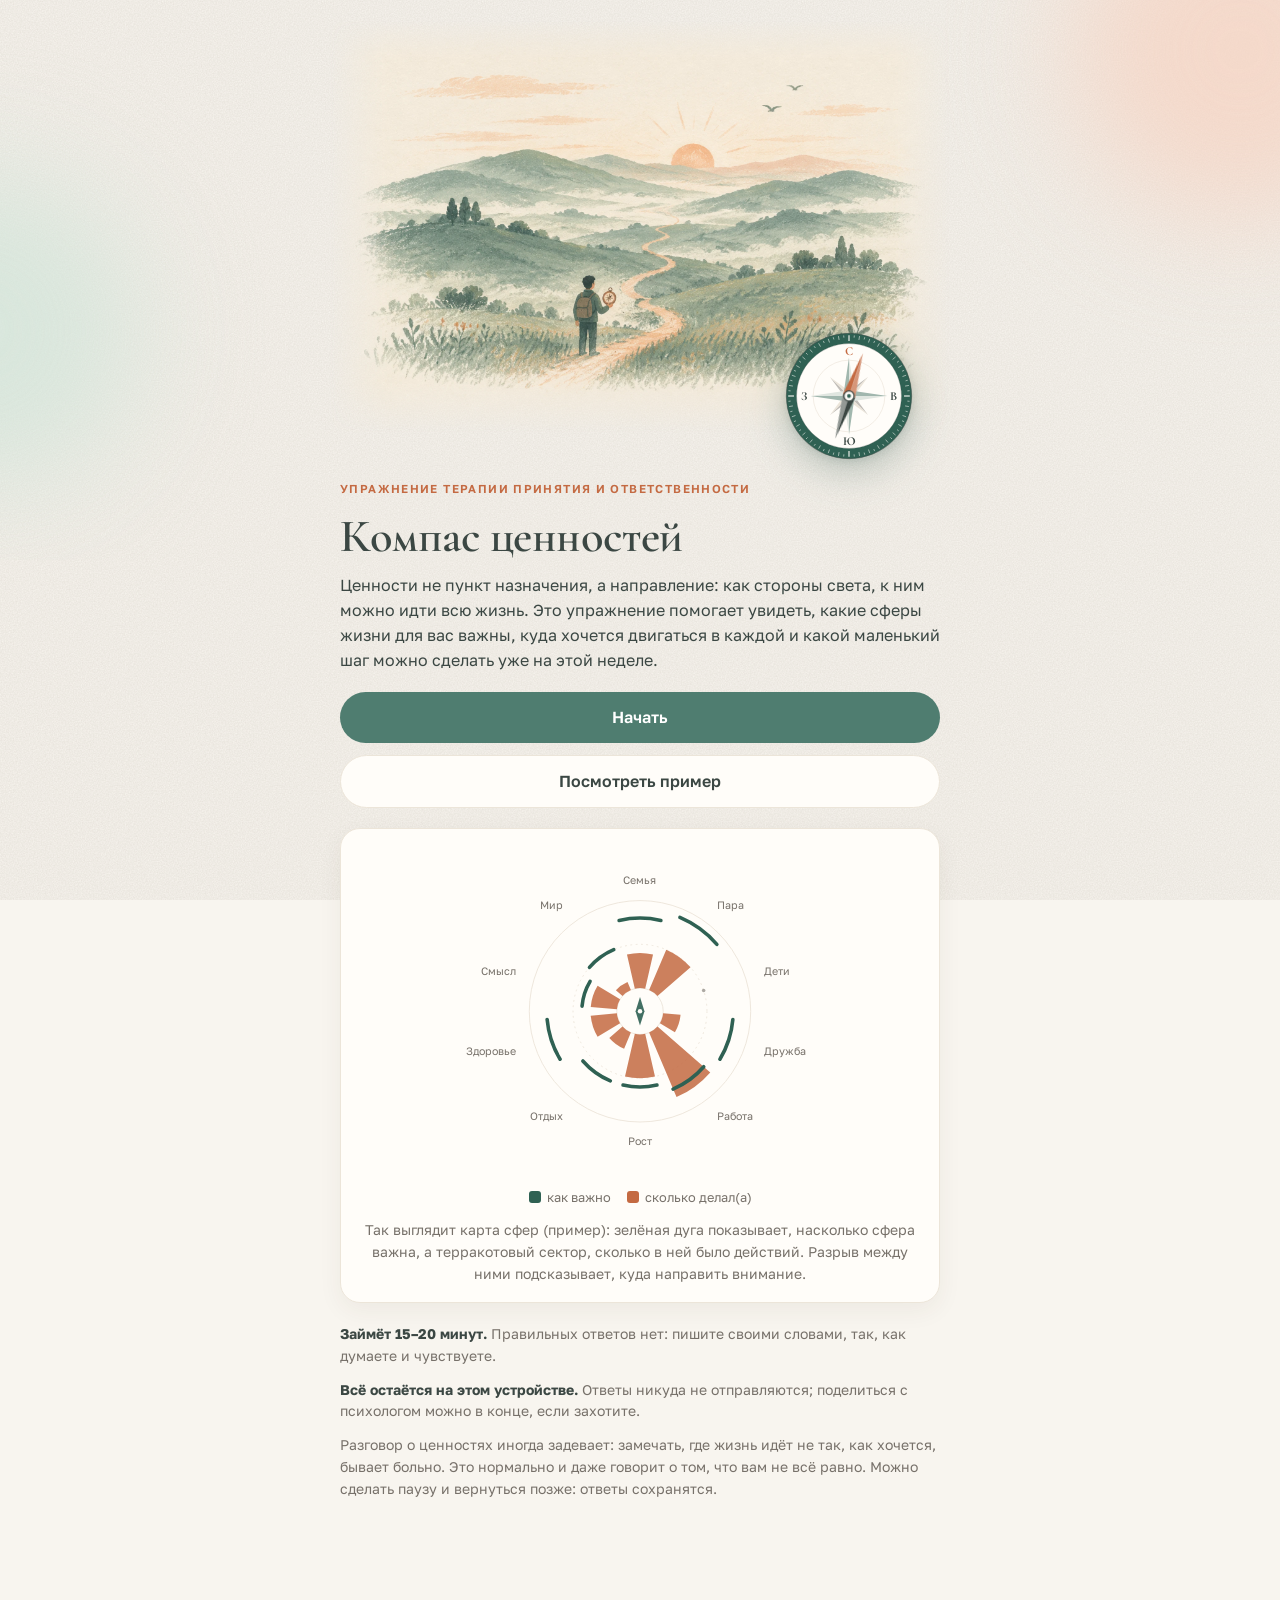
<file: index.html>
<!doctype html>
<html lang="ru">
<head>
<meta charset="utf-8">
<meta name="viewport" content="width=device-width,initial-scale=1,viewport-fit=cover">
<title>Компас ценностей: упражнение на ценности</title>
<meta name="description" content="Упражнение терапии принятия и ответственности: отметьте сферы жизни, сформулируйте свои ценности и спланируйте маленький шаг на неделю. Ответы остаются на вашем устройстве.">
<meta name="theme-color" content="#F8F5EF" media="(prefers-color-scheme: light)">
<meta name="theme-color" content="#161C1A" media="(prefers-color-scheme: dark)">
<meta name="referrer" content="no-referrer">
<meta property="og:type" content="website">
<meta property="og:title" content="Компас ценностей">
<meta property="og:description" content="Упражнение на ценности: что для вас важно, куда хочется двигаться и какой маленький шаг сделать на этой неделе.">
<meta property="og:locale" content="ru_RU">
<link rel="icon" href="favicon.svg" type="image/svg+xml">
<link rel="preload" href="fonts/golos-text-cyrillic-wght-normal.woff2" as="font" type="font/woff2" crossorigin>
<link rel="preload" href="fonts/cormorant-garamond-cyrillic-wght-normal.woff2" as="font" type="font/woff2" crossorigin>
<link rel="stylesheet" href="css/style.css?v=8">
</head>
<body>
<div class="blobs" aria-hidden="true"></div>
<main class="wrap" id="app"></main>
<div class="nav" id="nav" hidden><div class="in"><button class="btn ghost" id="back">Назад</button><span class="small muted" id="navinfo" aria-live="polite"></span><button class="btn" id="next">Дальше</button></div></div>
<div class="toast" id="toast" role="status" hidden></div>
<script src="js/vendor/lz-string.min.js"></script>
<script src="js/config.js?v=8"></script>
<script src="js/app.js?v=8"></script>
<script src="js/share.js?v=8"></script>
<script src="js/png.js?v=8"></script>
</body>
</html>
</file>
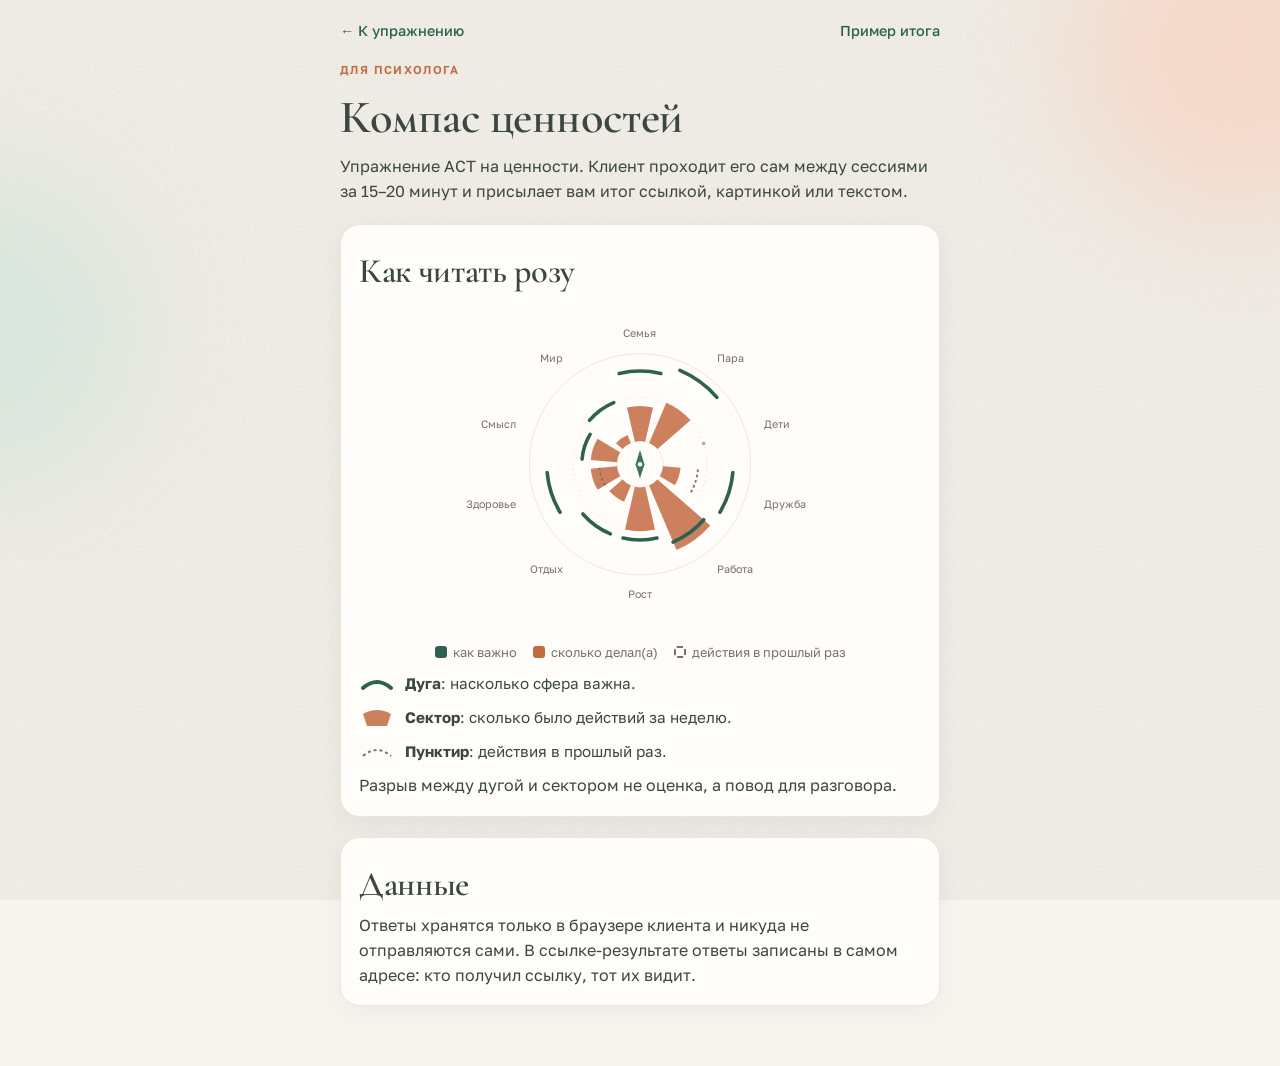
<file: psychologist.html>
<!doctype html>
<html lang="ru">
<head>
<meta charset="utf-8">
<meta name="viewport" content="width=device-width,initial-scale=1,viewport-fit=cover">
<title>Для психолога · Компас ценностей</title>
<meta name="description" content="Коротко для психолога: как прочитать розу сфер в упражнении «Компас ценностей» и что происходит с данными.">
<meta name="theme-color" content="#F8F5EF" media="(prefers-color-scheme: light)">
<meta name="theme-color" content="#161C1A" media="(prefers-color-scheme: dark)">
<meta name="referrer" content="no-referrer">
<meta property="og:type" content="article">
<meta property="og:title" content="Компас ценностей для психолога">
<meta property="og:description" content="Упражнение ACT на ценности для самостоятельной работы клиента между сессиями.">
<meta property="og:locale" content="ru_RU">
<link rel="icon" href="favicon.svg" type="image/svg+xml">
<link rel="preload" href="fonts/golos-text-cyrillic-wght-normal.woff2" as="font" type="font/woff2" crossorigin>
<link rel="preload" href="fonts/cormorant-garamond-cyrillic-wght-normal.woff2" as="font" type="font/woff2" crossorigin>
<link rel="stylesheet" href="css/style.css?v=8">
</head>
<body>
<div class="blobs" aria-hidden="true"></div>
<main class="wrap doc" style="padding-bottom:60px">
  <div class="topbar"><a href="./">← К упражнению</a><a href="./#example">Пример итога</a></div>

  <div class="stack">
    <span class="eyebrow">Для психолога</span>
    <h1>Компас ценностей</h1>
    <p>Упражнение ACT на ценности. Клиент проходит его сам между сессиями за 15–20 минут и присылает вам итог ссылкой, картинкой или текстом.</p>
  </div>

  <section class="card">
    <h2>Как читать розу</h2>
    <div class="mini-rose" id="rose"></div>
    <div class="legend-list">
      <div><svg viewBox="0 0 36 20" aria-hidden="true"><path d="M4 14 Q18 2 32 14" fill="none" stroke="var(--accent)" stroke-width="4" stroke-linecap="round"/></svg><span><b>Дуга</b>: насколько сфера важна.</span></div>
      <div><svg viewBox="0 0 36 20" aria-hidden="true"><path d="M8 18 L4 6 Q18 -2 32 6 L28 18Z" fill="var(--warm)" opacity=".85"/></svg><span><b>Сектор</b>: сколько было действий за неделю.</span></div>
      <div><svg viewBox="0 0 36 20" aria-hidden="true"><path d="M4 14 Q18 2 32 14" fill="none" stroke="var(--muted)" stroke-width="2" stroke-dasharray="3 3"/></svg><span><b>Пунктир</b>: действия в прошлый раз.</span></div>
    </div>
    <p>Разрыв между дугой и сектором не оценка, а повод для разговора.</p>
  </section>

  <section class="card">
    <h2>Данные</h2>
    <p>Ответы хранятся только в браузере клиента и никуда не отправляются сами. В ссылке-результате ответы записаны в самом адресе: кто получил ссылку, тот их видит.</p>
  </section>
</main>
<script src="js/config.js?v=8"></script>
<script src="js/app.js?v=8"></script>
<script>
  /* роза-пример для объяснения */
  S=blank();S.ratings=exampleRatings();S.chosen=[];S.prev={friends:{act:4,skip:false},body:{act:2,skip:false}};VIEW=true;
  document.getElementById('rose').innerHTML=rose();
</script>
</body>
</html>
</file>
<file: css/style.css>
/* Компас ценностей — мягкий вариант A: бумага, шалфей, терракота */

@font-face{font-family:"Golos Text";font-style:normal;font-weight:400 900;font-display:swap;src:url(../fonts/golos-text-cyrillic-wght-normal.woff2) format("woff2");unicode-range:U+0301,U+0400-045F,U+0490-0491,U+04B0-04B1,U+2116}
@font-face{font-family:"Golos Text";font-style:normal;font-weight:400 900;font-display:swap;src:url(../fonts/golos-text-latin-wght-normal.woff2) format("woff2");unicode-range:U+0000-00FF,U+0131,U+0152-0153,U+02BB-02BC,U+02C6,U+02DA,U+02DC,U+0304,U+0308,U+0329,U+2000-206F,U+20AC,U+2122,U+2191,U+2193,U+2212,U+2215,U+FEFF,U+FFFD}
@font-face{font-family:"Cormorant Garamond";font-style:normal;font-weight:300 700;font-display:swap;src:url(../fonts/cormorant-garamond-cyrillic-wght-normal.woff2) format("woff2");unicode-range:U+0301,U+0400-045F,U+0490-0491,U+04B0-04B1,U+2116}
@font-face{font-family:"Cormorant Garamond";font-style:normal;font-weight:300 700;font-display:swap;src:url(../fonts/cormorant-garamond-latin-wght-normal.woff2) format("woff2");unicode-range:U+0000-00FF,U+0131,U+0152-0153,U+02BB-02BC,U+02C6,U+02DA,U+02DC,U+0304,U+0308,U+0329,U+2000-206F,U+20AC,U+2122,U+2191,U+2193,U+2212,U+2215,U+FEFF,U+FFFD}
@font-face{font-family:"Cormorant Garamond";font-style:italic;font-weight:300 700;font-display:swap;src:url(../fonts/cormorant-garamond-cyrillic-wght-italic.woff2) format("woff2");unicode-range:U+0301,U+0400-045F,U+0490-0491,U+04B0-04B1,U+2116}
@font-face{font-family:"Cormorant Garamond";font-style:italic;font-weight:300 700;font-display:swap;src:url(../fonts/cormorant-garamond-latin-wght-italic.woff2) format("woff2");unicode-range:U+0000-00FF,U+0131,U+0152-0153,U+02BB-02BC,U+02C6,U+02DA,U+02DC,U+0304,U+0308,U+0329,U+2000-206F,U+20AC,U+2122,U+2191,U+2193,U+2212,U+2215,U+FEFF,U+FFFD}

:root{
  --paper:#F8F5EF; --surface:#FFFDF9; --ink:#3B4743; --muted:#77716A; --line:#ECE5D9;
  --accent:#2F6153; --accent-soft:#E3EDE8; --btn:#4F7D70; --btn-ink:#FFFFFF;
  --warm:#C46A42; --warm-soft:#F7E6DC; --hint-bg:#F6EEE2; --hint-ink:#6E4E2E; --track:#EDE7DC;
  --blob1:#F6D3C2; --blob2:#D3E5DA; --danger:#B3412E;
  --shadow:0 8px 24px rgba(60,50,30,.06);
  --grain:.18;
  --f-display:"Cormorant Garamond",Georgia,"Times New Roman",serif;
  --f-body:"Golos Text",-apple-system,"Segoe UI",Roboto,Arial,sans-serif;
  --r:20px;
  color-scheme:light;
}
@media (prefers-color-scheme:dark){:root:not([data-theme="light"]){
  --paper:#161C1A; --surface:#1E2623; --ink:#E7E2D8; --muted:#A39C90; --line:#2E3834;
  --accent:#8FC2B0; --accent-soft:#23332D; --btn:#6FA391; --btn-ink:#10201A;
  --warm:#E39470; --warm-soft:#3A2A22; --hint-bg:#2B2620; --hint-ink:#EBCFAE; --track:#2E3834;
  --blob1:#5A3B2E; --blob2:#284036; --danger:#F08A76; --shadow:none; --grain:.10; color-scheme:dark}}
:root[data-theme="dark"]{
  --paper:#161C1A; --surface:#1E2623; --ink:#E7E2D8; --muted:#A39C90; --line:#2E3834;
  --accent:#8FC2B0; --accent-soft:#23332D; --btn:#6FA391; --btn-ink:#10201A;
  --warm:#E39470; --warm-soft:#3A2A22; --hint-bg:#2B2620; --hint-ink:#EBCFAE; --track:#2E3834;
  --blob1:#5A3B2E; --blob2:#284036; --danger:#F08A76; --shadow:none; --grain:.10; color-scheme:dark}

*{box-sizing:border-box}
[hidden]{display:none!important}
html{-webkit-text-size-adjust:100%}
body{background:var(--paper);color:var(--ink);font:16px/1.55 var(--f-body);margin:0;min-height:100vh;overflow-x:hidden;
  padding-left:max(18px,env(safe-area-inset-left,0px));padding-right:max(18px,env(safe-area-inset-right,0px))}
/* бумажная фактура и тёплые пятна */
body::before{content:"";position:fixed;inset:0;pointer-events:none;z-index:0;opacity:var(--grain);
  background:url("data:image/svg+xml,%3Csvg xmlns='http://www.w3.org/2000/svg' width='160' height='160'%3E%3Cfilter id='n'%3E%3CfeTurbulence type='fractalNoise' baseFrequency='.75' numOctaves='3'/%3E%3CfeColorMatrix values='0 0 0 0 .3 0 0 0 0 .25 0 0 0 0 .2 0 0 0 1 0'/%3E%3C/filter%3E%3Crect width='160' height='160' filter='url(%23n)'/%3E%3C/svg%3E")}
.blobs{position:absolute;left:0;right:0;top:0;height:560px;overflow:hidden;pointer-events:none;z-index:0}
.blobs::before,.blobs::after{content:"";position:absolute;border-radius:50%;filter:blur(60px)}
.blobs::before{width:340px;height:340px;background:var(--blob1);opacity:.75;top:-120px;right:-130px}
.blobs::after{width:320px;height:320px;background:var(--blob2);opacity:.8;top:170px;left:-180px}

.wrap{position:relative;z-index:1;max-width:600px;margin:0 auto;padding-block:20px 130px;display:flex;flex-direction:column;gap:20px}
h1,h2,h3{font-family:var(--f-display);font-weight:600;line-height:1.08;text-wrap:balance;margin:0;letter-spacing:-.01em}
h1{font-size:2.9rem}
h2{font-size:2.15rem}
h3{font-size:1.35rem}
p{margin:0}
a{color:var(--accent)}
.muted{color:var(--muted)}
.small{font-size:.875rem}
.eyebrow{font-size:.72rem;letter-spacing:.12em;text-transform:uppercase;color:var(--warm);font-weight:600}
.stack{display:flex;flex-direction:column;gap:12px}
.card{background:var(--surface);border:1px solid var(--line);border-radius:var(--r);padding:18px;box-shadow:var(--shadow)}
button{font:inherit;cursor:pointer;-webkit-tap-highlight-color:transparent}
:focus-visible{outline:2px solid var(--accent);outline-offset:2px}

/* прогресс */
.progress{display:flex;gap:4px;align-items:center}
.progress span{flex:1;height:3px;border-radius:2px;background:var(--line)}
.progress span.done{background:var(--accent)}
.progress span.now{background:var(--warm)}

/* кнопки */
.btn{border:0;border-radius:999px;padding:13px 22px;min-height:48px;font-weight:600;background:var(--btn);color:var(--btn-ink);display:inline-flex;align-items:center;justify-content:center;gap:8px;text-decoration:none}
.btn:disabled{opacity:.4;cursor:default}
.btn.ghost{background:var(--surface);color:var(--ink);border:1px solid var(--line)}
.btn.link{background:none;color:var(--accent);padding:6px 0;min-height:0;border-radius:0;font-weight:500}
.btn.danger{background:transparent;color:var(--danger);border:1px solid currentColor}
.btn.wide{width:100%}
.btn svg{width:18px;height:18px;flex:none}
.row{display:flex;gap:10px;flex-wrap:wrap;align-items:center}
.row.split>*{flex:1 1 0;min-width:0}

.nav{position:fixed;left:0;right:0;bottom:0;background:color-mix(in srgb,var(--surface) 92%,transparent);backdrop-filter:blur(10px);-webkit-backdrop-filter:blur(10px);border-top:1px solid var(--line);
  padding:10px max(18px,env(safe-area-inset-right,0px)) calc(10px + env(safe-area-inset-bottom,0px)) max(18px,env(safe-area-inset-left,0px));z-index:5}
.nav .in{max-width:600px;margin:0 auto;display:flex;justify-content:space-between;gap:10px;align-items:center}
.nav .btn{min-width:110px}
.nav #navinfo{text-align:center;flex:1}

/* заставка */
.hero{position:relative;height:260px;display:grid;place-items:center}
.hero .halo{position:absolute;width:236px;height:236px;border-radius:50%;background:color-mix(in srgb,var(--surface) 70%,transparent);box-shadow:0 20px 50px rgba(47,97,83,.12)}
.hero.art{height:auto;margin-inline:-10px;display:block}
/* компас — фирменный знак: лежит на краю иллюстрации */
.hero.art{position:relative;margin-bottom:28px}
.hero-compass{position:absolute;right:6%;bottom:-34px;width:clamp(92px,24vw,128px);aspect-ratio:1}
.hero-compass .compass{width:100%;height:100%}
/* иллюстрации нарисованы на кремовой бумаге: в светлой теме «впитываем» их в фон страницы */
/* края картинки мягко растворяются в бумаге страницы */
.soft-edges{-webkit-mask-image:linear-gradient(90deg,transparent,#000 9%,#000 91%,transparent),linear-gradient(transparent,#000 9%,#000 88%,transparent);
  -webkit-mask-composite:source-in;mask-image:linear-gradient(90deg,transparent,#000 9%,#000 91%,transparent),linear-gradient(transparent,#000 9%,#000 88%,transparent);mask-composite:intersect}
.hero.art img{display:block;width:100%;height:auto;mix-blend-mode:multiply}
@media (prefers-color-scheme:dark){:root:not([data-theme="light"]) .hero.art img{mix-blend-mode:normal;border-radius:var(--r);opacity:.92}}
:root[data-theme="dark"] .hero.art img{mix-blend-mode:normal;border-radius:var(--r);opacity:.92}
.hero.slim{height:110px}
.hero.slim .halo{width:96px;height:96px}
.compass{position:relative;width:200px;height:200px;filter:drop-shadow(0 10px 22px rgba(47,97,83,.28)) drop-shadow(0 2px 4px rgba(30,40,35,.15))}
.hero.slim .compass{width:80px;height:80px}
@media (prefers-reduced-motion:no-preference){.compass .needle{transform-origin:100px 100px;animation:seek 2.4s cubic-bezier(.3,1.6,.5,1) both}
 @keyframes seek{0%{transform:rotate(-70deg)}60%{transform:rotate(14deg)}100%{transform:rotate(18deg)}}}
.compass .needle{transform:rotate(18deg);transform-origin:100px 100px}

/* роза */
.rose{width:100%;max-width:400px;margin:0 auto;display:block}
.rose text{font:12px var(--f-body);fill:var(--muted)}
.rose .lbl-on{fill:var(--ink);font-weight:600}
.legend{display:flex;gap:6px 16px;flex-wrap:wrap;justify-content:center;font-size:.8rem;color:var(--muted)}
.legend i{display:inline-block;width:12px;height:12px;border-radius:3px;vertical-align:-1px;margin-right:6px}

/* сферы и ползунки */
.sphere{display:flex;flex-direction:column;gap:10px}
.sphere + .sphere{border-top:1px solid var(--line);padding-top:18px}
.sphere-head{display:flex;justify-content:space-between;gap:10px;align-items:flex-start}
.sphere-head > div{min-width:0}
.sphere.skip .scales{display:none}
.sphere-head .btn.link{white-space:nowrap;flex:none;font-size:.875rem}
.sphere.skip h3{color:var(--muted)}
.scale{display:grid;grid-template-columns:1fr auto;gap:2px 10px;align-items:center}
.scale label{font-size:.9rem}
.scale output{font-variant-numeric:tabular-nums;font-weight:600;min-width:2ch;text-align:right}
.scale input{--c:var(--accent);grid-column:1/-1;width:100%;-webkit-appearance:none;appearance:none;height:6px;border-radius:3px;margin:12px 0;
  background:linear-gradient(90deg,var(--c) var(--p,50%),var(--track) var(--p,50%));outline-offset:6px}
.scale.act input{--c:var(--warm)}
.scale input::-webkit-slider-thumb{-webkit-appearance:none;width:26px;height:26px;border-radius:50%;background:var(--surface);border:3px solid var(--c);box-shadow:0 2px 6px rgba(0,0,0,.15)}
.scale input::-moz-range-thumb{width:20px;height:20px;border-radius:50%;background:var(--surface);border:3px solid var(--c)}
.scale.untouched input{--c:var(--muted);opacity:.45}
.scale.untouched output{color:var(--muted);font-weight:400}

/* выбор */
.pick{display:flex;gap:12px;align-items:center;width:100%;text-align:left;background:var(--surface);border:1px solid var(--line);border-radius:16px;padding:12px 14px;color:var(--ink);min-height:60px}
.pick > div{flex:1;min-width:0}
.pick[aria-pressed="true"]{border-color:var(--accent);box-shadow:inset 0 0 0 1px var(--accent)}
.pick .box{width:22px;height:22px;border-radius:7px;border:2px solid var(--line);flex:none;display:grid;place-items:center;color:var(--surface);font-size:.8rem}
.pick[aria-pressed="true"] .box{background:var(--accent);border-color:var(--accent)}
.gap{font-size:.78rem;padding:2px 9px;border-radius:999px;background:var(--warm-soft);color:var(--hint-ink);white-space:nowrap}

/* поля */
.field{display:flex;flex-direction:column;gap:6px}
.field label{font-weight:600}
.field .sub{font-size:.875rem;color:var(--muted)}
textarea,input[type=text]{width:100%;font:inherit;font-size:16px;color:var(--ink);background:var(--surface);border:1px solid var(--line);border-radius:14px;padding:11px 13px;resize:vertical}
textarea{min-height:96px}
textarea:focus,input[type=text]:focus{outline:none;border-color:var(--accent);box-shadow:0 0 0 3px var(--accent-soft)}
.hint{background:var(--hint-bg);color:var(--hint-ink);border-radius:14px;padding:11px 13px;font-size:.9rem}
.chips{display:flex;flex-wrap:wrap;gap:6px}
.chip{border:1px solid var(--line);background:var(--surface);color:var(--ink);border-radius:999px;padding:7px 13px;font-size:.875rem}
.chip[aria-pressed="true"]{background:var(--accent);color:var(--surface);border-color:var(--accent)}
details summary{cursor:pointer;color:var(--accent);font-weight:500}
details[open] summary{margin-bottom:10px}
.quote{font-family:var(--f-display);font-style:italic;font-size:1.3rem;line-height:1.3}

/* иконки и иллюстрации сфер */
.ico{width:22px;height:22px;color:var(--accent);flex:none}
.ico.lg{width:28px;height:28px}
.titled{display:flex;gap:12px;align-items:flex-start}
.titled > div{min-width:0}
.icw{width:44px;height:44px;border-radius:14px;background:var(--accent-soft);display:grid;place-items:center;flex:none}
.res-sphere .titled{align-items:center}
.pick .ico{color:var(--muted)}
.pick[aria-pressed="true"] .ico{color:var(--accent)}
.badge{width:60px;height:60px;border-radius:18px;background:var(--accent-soft);display:grid;place-items:center}
.badge.warm{background:var(--warm-soft)}
.badge.warm .ico{color:var(--warm)}
/* шапка экранов сферы: заголовок слева, иллюстрация справа */
.shead{display:grid;grid-template-columns:1fr auto;gap:14px;align-items:center}
.shead h2{font-size:clamp(1.75rem,6.4vw,2.3rem)}
.badge.art{position:relative;width:clamp(92px,24vw,150px);height:auto;aspect-ratio:1;background:none;border-radius:0}
.badge.art img{position:absolute;inset:0;display:block;width:100%;height:100%;object-fit:cover;object-position:50% 68%;mix-blend-mode:multiply}
.badge.art img.soft-edges{-webkit-mask-image:radial-gradient(closest-side,#000 62%,transparent);mask-image:radial-gradient(closest-side,#000 62%,transparent);-webkit-mask-composite:source-over;mask-composite:add}
@media (prefers-color-scheme:dark){:root:not([data-theme="light"]) .badge.art img{mix-blend-mode:normal;border-radius:16px}}
:root[data-theme="dark"] .badge.art img{mix-blend-mode:normal;border-radius:16px}

/* итог */
.res-sphere{display:flex;flex-direction:column;gap:8px}
.res-sphere + .res-sphere{border-top:1px solid var(--line);padding-top:16px}
.kv{display:grid;grid-template-columns:7.5rem 1fr;gap:4px 12px;font-size:.95rem}
.kv dt{color:var(--muted)}
.kv dd{margin:0;min-width:0;white-space:pre-wrap;overflow-wrap:anywhere}
@media (max-width:440px){.kv{grid-template-columns:1fr;gap:0}.kv dt{font-size:.8rem;margin-top:8px}}
.banner{background:var(--accent-soft);border-radius:var(--r);padding:12px 14px;display:flex;gap:10px;align-items:center;justify-content:space-between;flex-wrap:wrap}
.banner.warm{background:var(--warm-soft)}
.toast{position:fixed;left:50%;transform:translateX(-50%);bottom:calc(86px + env(safe-area-inset-bottom,0px));background:var(--ink);color:var(--paper);padding:9px 18px;border-radius:999px;font-size:.9rem;z-index:9;max-width:calc(100vw - 32px);text-align:center}
pre.copy{white-space:pre-wrap;font:13px/1.5 var(--f-body);background:var(--paper);border:1px solid var(--line);border-radius:12px;padding:12px;max-height:240px;overflow:auto;margin:0}
.share{display:flex;flex-direction:column;gap:10px}
footer.foot{text-align:center;font-size:.85rem;color:var(--muted);padding-top:10px}
@media (prefers-reduced-motion:no-preference){.view{animation:in .25s ease}@keyframes in{from{opacity:.4;transform:translateY(6px)}to{opacity:1;transform:none}}}

/* страница для психолога */
.doc h2{margin-top:10px}
.doc p,.doc li{max-width:62ch}
.doc ul,.doc ol{margin:0;padding-left:1.2em;display:flex;flex-direction:column;gap:6px}
.doc .card{display:flex;flex-direction:column;gap:10px}
.topbar{display:flex;justify-content:space-between;align-items:center;gap:10px;font-size:.9rem}
.topbar a{text-decoration:none;font-weight:500}
.mini-rose{display:grid;grid-template-columns:1fr;gap:14px}
.legend-list{display:flex;flex-direction:column;gap:10px;font-size:.95rem}
.legend-list div{display:grid;grid-template-columns:36px 1fr;gap:10px;align-items:start}
.legend-list svg{width:36px;height:20px;margin-top:2px}
</file>
